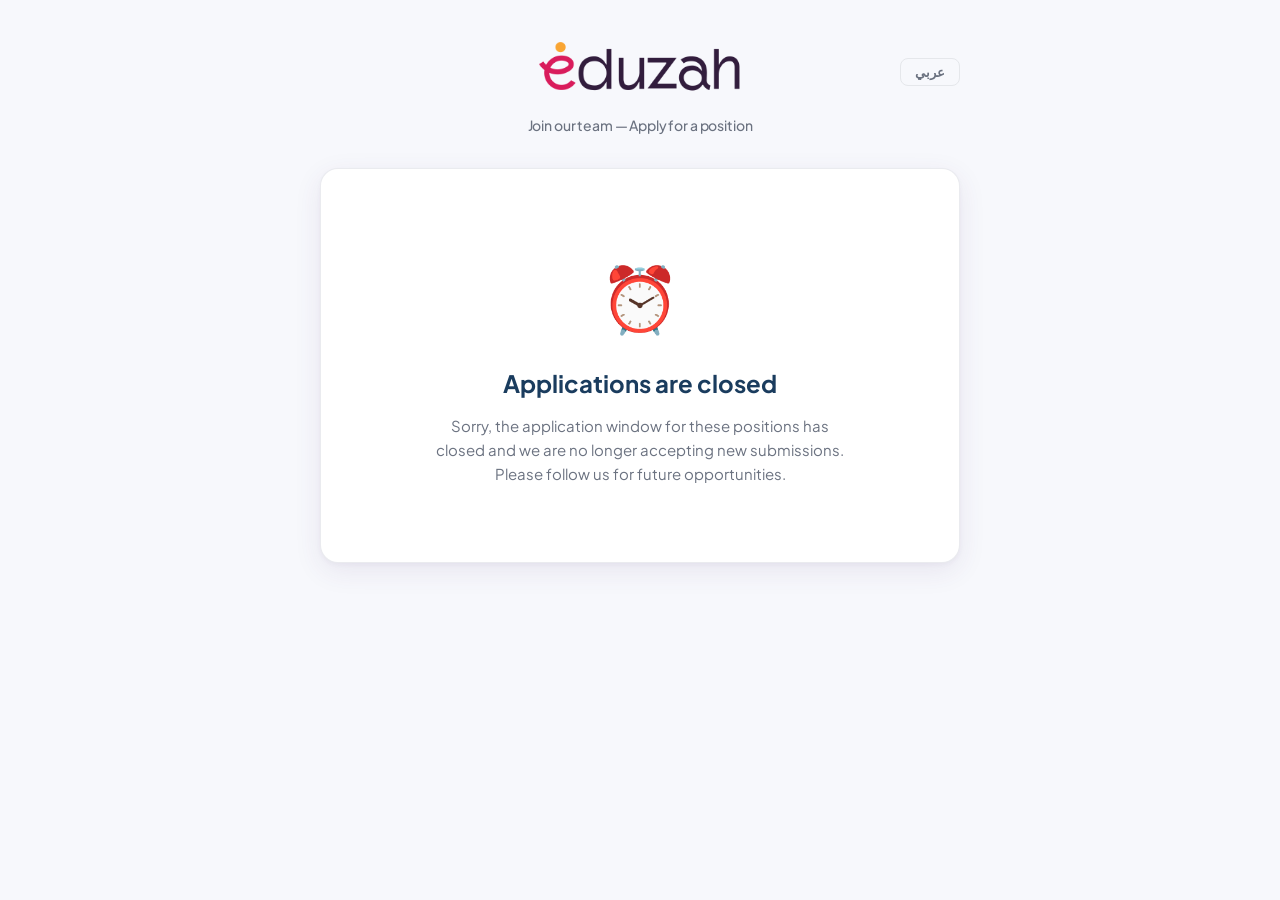
<file: index.html>
<!DOCTYPE html>
<html lang="en" dir="ltr" id="htmlRoot">
<head>
<meta charset="UTF-8" />
<meta name="viewport" content="width=device-width, initial-scale=1.0" />
<title>Eduzah — Hiring Form</title>
<link rel="preconnect" href="https://fonts.googleapis.com" />
<link rel="preconnect" href="https://fonts.gstatic.com" crossorigin />
<link href="https://fonts.googleapis.com/css2?family=Cairo:wght@400;500;600;700&family=Plus+Jakarta+Sans:wght@400;500;600;700&display=swap" rel="stylesheet" />
<link rel="stylesheet" href="style.css" />
</head>
<body>
<div class="wrap">
  <header class="header">
    <div class="header-top">
      <div class="header-brand">
        <img src="img/logo_1.PNG" alt="Eduzah" class="logo-img" decoding="async" id="siteLogo" />
      </div>
      <button id="langToggle" onclick="toggleLang()" class="lang-toggle" type="button">عربي</button>
    </div>
    <p class="subtitle" id="headerSubtitle">Join our team — Apply for a position</p>
  </header>
  <div class="progress-bar" id="progressBar" role="progressbar" aria-label="Progress"></div>
  <div class="card" id="formCard">
    <div id="stepContent"></div>
  </div>
</div>
<!-- Honeypot: hidden from humans, filled by bots → submission silently rejected -->
<div aria-hidden="true" style="position:absolute;left:-9999px;top:-9999px;opacity:0;pointer-events:none">
  <input type="text" name="_hp" id="_hp" tabindex="-1" autocomplete="off" />
</div>

<div class="submit-overlay" id="submitOverlay" aria-hidden="true" role="status">
  <div class="submit-overlay-card">
    <div class="submit-spinner" aria-hidden="true"></div>
    <p class="submit-overlay-msg" id="submitOverlayMsg">جاري الإرسال...</p>
  </div>
</div>
<script>
(function () {
  var logo = document.getElementById('siteLogo');
  if (!logo) return;
  var fallbacks = ['img/eduzah-logo.svg', 'img/logo.png', 'logo.png'];
  var i = 0;
  logo.addEventListener('error', function () {
    if (i < fallbacks.length) {
      logo.src = fallbacks[i++];
      return;
    }
    logo.replaceWith((function () {
      var s = document.createElement('span');
      s.className = 'logo-wordmark';
      s.setAttribute('aria-label', 'Eduzah');
      s.innerHTML = '<em>e</em>duzah';
      return s;
    })());
  });
})();
</script>
<script src="js/config.example.js"></script>
<script src="js/config.js"></script>
<script src="national-id-parser.js"></script>
<script src="js/form-schema.js"></script>
<script src="js/form-store.js"></script>
<script src="js/form-collector.js"></script>
<script src="js/validation.js"></script>
<script src="js/error-handler.js"></script>
<script src="js/ui-state.js"></script>
<script src="js/queue-service.js"></script>
<script src="js/cloudinary.js"></script>
<script src="js/supabase-client.js"></script>
<script src="js/sheets-api.js"></script>
<script src="js/submission-service.js"></script>
<script src="form.js"></script>
</body>
</html>
</file>
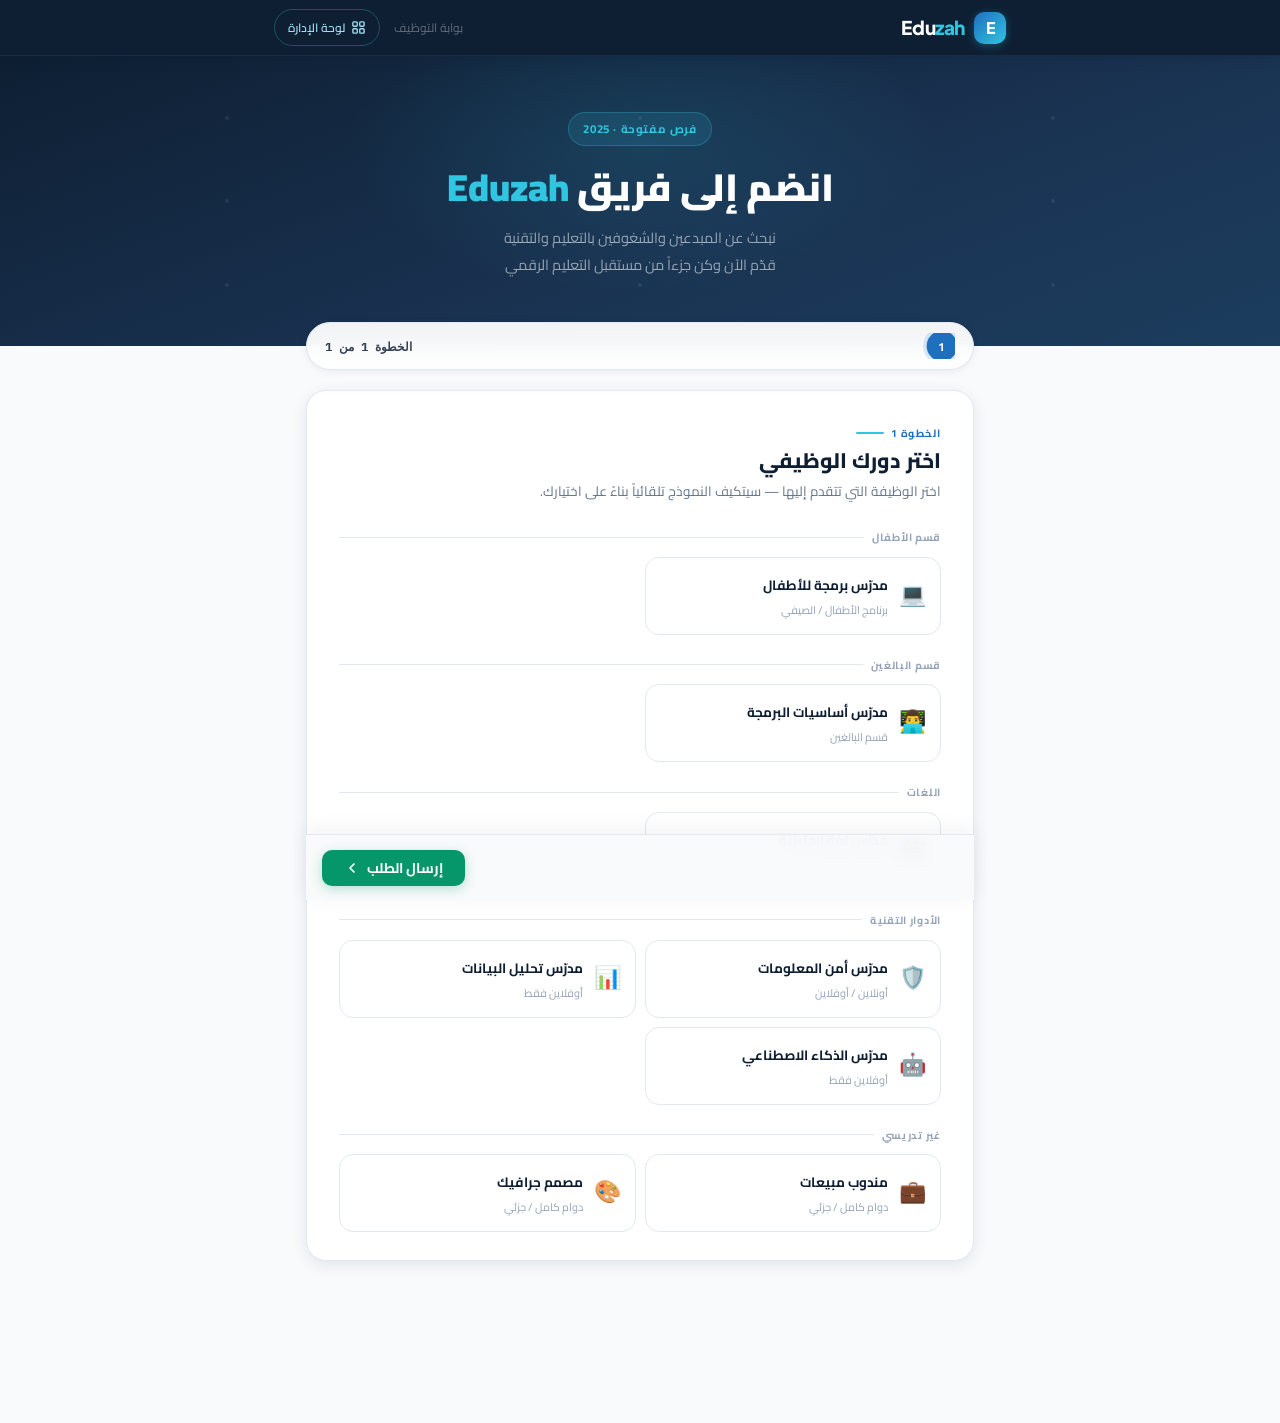
<file: New folder/index.html>
<!DOCTYPE html>
<html lang="ar" dir="rtl" id="htmlRoot">
<head>
<meta charset="UTF-8"/>
<meta name="viewport" content="width=device-width,initial-scale=1.0"/>
<title>Eduzah — بوابة التوظيف</title>
<link rel="preconnect" href="https://fonts.googleapis.com"/>
<link href="https://fonts.googleapis.com/css2?family=Cairo:wght@300;400;500;600;700;800;900&family=Plus+Jakarta+Sans:wght@400;500;600;700;800&family=IBM+Plex+Mono:wght@400;500&display=swap" rel="stylesheet"/>
<link rel="stylesheet" href="style.css"/>
</head>
<body>

<!-- ══ SINGLE TOP NAVIGATION BAR ══════════════════════════ -->
<nav class="topbar" id="topbar">
  <div class="topbar-inner">
    <!-- ONE logo — only place in the entire page -->
    <div class="topbar-logo">
      <span class="logo-mark">E</span>
      <span class="logo-word">Edu<em>zah</em></span>
    </div>
    <div class="topbar-right">
      <span class="topbar-tagline" id="topbarTagline">بوابة التوظيف</span>
      <a href="admin.html" class="topbar-admin" id="adminLink">
        <svg width="15" height="15" viewBox="0 0 24 24" fill="none" stroke="currentColor" stroke-width="2.2" stroke-linecap="round" stroke-linejoin="round"><rect x="3" y="3" width="7" height="7" rx="1.5"/><rect x="14" y="3" width="7" height="7" rx="1.5"/><rect x="14" y="14" width="7" height="7" rx="1.5"/><rect x="3" y="14" width="7" height="7" rx="1.5"/></svg>
        <span id="adminLinkText">لوحة الإدارة</span>
      </a>
    </div>
  </div>
</nav>

<!-- ══ HERO BAND (no duplicate logo here) ═════════════════ -->
<section class="hero-band" id="heroBand">
  <div class="hero-glow"></div>
  <div class="hero-body">
    <div class="hero-pill" id="heroPill">فرص مفتوحة · 2025</div>
    <h1 class="hero-heading" id="heroHeading">
      انضم إلى فريق <strong>Eduzah</strong>
    </h1>
    <p class="hero-desc" id="heroDesc">
      نبحث عن المبدعين والشغوفين بالتعليم والتقنية<br/>
      قدّم الآن وكن جزءاً من مستقبل التعليم الرقمي
    </p>
  </div>
  <div class="hero-dots" aria-hidden="true">
    <div class="hdot"></div><div class="hdot"></div><div class="hdot"></div>
    <div class="hdot"></div><div class="hdot"></div><div class="hdot"></div>
    <div class="hdot"></div><div class="hdot"></div><div class="hdot"></div>
  </div>
</section>

<!-- ══ MAIN FORM AREA ═════════════════════════════════════ -->
<main class="form-area">

  <!-- Floating step progress pill -->
  <div class="progress-pill" id="progressPill">
    <div class="pp-track" id="ppTrack"></div>
    <span class="pp-label" id="ppLabel">الخطوة 1 من 10</span>
  </div>

  <!-- The card that holds each step -->
  <div class="form-card" id="formCard">
    <div class="step-anim" id="stepContent"></div>
  </div>

  <!-- Sticky bottom nav -->
  <div class="sticky-nav" id="stickyNav">
    <div class="sn-inner" id="snInner">
      <!-- injected by JS -->
    </div>
  </div>

</main>

<script src="form.js"></script>
<script src="app.js"></script>
</body>
</html>
</file>
<file: style.css>
/* Eduzah Hiring — calm, modern, brand-forward */
:root {
  --brand-magenta: #E91E8C;
  --brand-purple: #4A2D6B;
  --brand-purple-deep: #3A2258;
  --brand-gold: #F5A623;
  --brand-magenta-soft: #FDF2F8;
  --brand-purple-soft: #F5F0FA;
  --brand-purple-muted: #7B5B9A;

  --text: #1a1a2e;
  --text-secondary: #4b5563;
  --text-muted: #6b7280;
  --border: #e5e7eb;
  --border-focus: #E91E8C;
  --surface: #ffffff;
  --bg: #F7F8FC;
  --success: #0F6E56;
  --success-bg: #E8F6F0;
  --success-border: #5DCAA5;
  --error: #DC2626;
  --error-bg: #FEF2F2;

  --radius-sm: 10px;
  --radius-md: 14px;
  --radius-lg: 18px;
  --shadow-card: 0 2px 4px rgba(74, 45, 107, 0.04), 0 8px 28px rgba(74, 45, 107, 0.09);
  --shadow-card-hover: 0 4px 8px rgba(74, 45, 107, 0.06), 0 16px 40px rgba(74, 45, 107, 0.13);
  --focus-ring: 0 0 0 3px rgba(233, 30, 140, 0.16);
  --font-ar: 'Cairo', 'Segoe UI', sans-serif;
  --font-en: 'Plus Jakarta Sans', 'Segoe UI', sans-serif;
  --t: 0.2s cubic-bezier(0.4, 0, 0.2, 1);
  --t-fast: 0.15s cubic-bezier(0.4, 0, 0.2, 1);
}

*, *::before, *::after { box-sizing: border-box; margin: 0; padding: 0; }

html { scroll-behavior: smooth; }

body {
  font-family: var(--font-ar);
  background: var(--bg);
  color: var(--text);
  direction: rtl;
  line-height: 1.6;
  -webkit-font-smoothing: antialiased;
  -moz-osx-font-smoothing: grayscale;
}

body.lang-en {
  direction: ltr;
  font-family: var(--font-en);
}

body.lang-en input,
body.lang-en select,
body.lang-en textarea {
  direction: ltr;
  font-family: var(--font-en);
}

.wrap {
  max-width: 680px;
  margin: 0 auto;
  padding: 2.5rem 1.25rem 4rem;
}

/* ── Header ── */
.header {
  text-align: center;
  margin-bottom: 2rem;
}

.header-top {
  display: flex;
  align-items: center;
  justify-content: center;
  position: relative;
}

.lang-toggle {
  position: absolute;
  right: 0;
  background: transparent;
  border: 1.5px solid var(--border);
  border-radius: 8px;
  padding: 5px 14px;
  font-size: 13px;
  font-weight: 600;
  color: var(--text-muted);
  cursor: pointer;
  transition: all var(--t-fast);
  font-family: inherit;
}
.lang-toggle:hover {
  border-color: var(--brand-purple);
  color: var(--brand-purple);
  background: rgba(109,40,217,.05);
}
[dir="rtl"] .lang-toggle { right: auto; left: 0; }

.header-brand {
  min-height: 60px;
  display: flex;
  align-items: center;
  justify-content: center;
  margin-bottom: 4px;
}

.logo-img {
  display: block;
  margin: 0 auto;
  max-height: 56px;
  width: auto;
  max-width: min(240px, 75vw);
  height: auto;
  object-fit: contain;
  object-position: center;
}

.logo-wordmark {
  font-family: var(--font-en);
  font-size: 1.85rem;
  font-weight: 700;
  letter-spacing: -0.03em;
  color: var(--brand-purple);
  line-height: 1;
}

.logo-wordmark em {
  font-style: normal;
  color: var(--brand-magenta);
}

.subtitle {
  font-size: 14px;
  color: var(--text-muted);
  margin-top: 10px;
  font-weight: 500;
  letter-spacing: 0.01em;
  transition: color var(--t);
}

body.lang-en .subtitle {
  letter-spacing: -0.01em;
}

/* ── Progress ── */
.progress-bar {
  display: flex;
  align-items: center;
  gap: 5px;
  margin-bottom: 1.75rem;
  overflow-x: auto;
  padding-bottom: 4px;
  scrollbar-width: none;
}
.progress-bar::-webkit-scrollbar { display: none; }

.step-dot {
  width: 32px;
  height: 32px;
  border-radius: 50%;
  border: 1.5px solid var(--border);
  display: flex;
  align-items: center;
  justify-content: center;
  font-size: 11px;
  font-weight: 700;
  color: var(--text-muted);
  flex-shrink: 0;
  transition: border-color var(--t), background var(--t), color var(--t), transform var(--t), box-shadow var(--t);
}

.step-dot.active {
  background: var(--brand-purple);
  border-color: var(--brand-purple);
  color: #fff;
  transform: scale(1.1);
  box-shadow: 0 3px 10px rgba(74, 45, 107, 0.3);
}

.step-dot.done {
  background: var(--brand-magenta-soft);
  border-color: var(--brand-magenta);
  color: var(--brand-magenta);
  font-size: 0;
}

.step-dot.done::after {
  content: '';
  display: block;
  width: 6px;
  height: 10px;
  border: solid var(--brand-magenta);
  border-width: 0 2px 2px 0;
  transform: rotate(45deg);
  margin-top: -2px;
}

.step-line {
  flex: 1;
  height: 2px;
  background: var(--border);
  min-width: 8px;
  border-radius: 2px;
  transition: background var(--t);
}

.step-line.done {
  background: var(--brand-magenta);
  opacity: 0.5;
}

/* ── Card ── */
.card {
  background: var(--surface);
  border: 1px solid rgba(229, 231, 235, 0.8);
  border-radius: var(--radius-lg);
  padding: 2.25rem 2rem;
  box-shadow: var(--shadow-card);
  transition: box-shadow var(--t);
}

.card:hover {
  box-shadow: var(--shadow-card-hover);
}

.step-title {
  font-size: 1.15rem;
  font-weight: 700;
  color: var(--brand-purple-deep);
  margin-bottom: 0.4rem;
  letter-spacing: -0.02em;
  line-height: 1.4;
}

body.lang-en .step-title {
  font-size: 1.2rem;
}

.track-label {
  font-size: 11px;
  font-weight: 700;
  color: var(--brand-purple-muted);
  text-transform: uppercase;
  letter-spacing: 0.6px;
  margin: 16px 0 8px;
}

.track-label:first-of-type {
  margin-top: 0;
}

.role-grid {
  display: grid;
  grid-template-columns: 1fr 1fr;
  gap: 10px;
}

@media (max-width: 500px) {
  .role-grid { grid-template-columns: 1fr; }
}

.role-card {
  border: 1.5px solid var(--border);
  border-radius: var(--radius-md);
  padding: 14px 16px;
  cursor: pointer;
  transition: border-color var(--t), background var(--t), box-shadow var(--t), transform var(--t-fast);
  background: var(--surface);
}

.role-card:hover {
  border-color: var(--brand-purple-muted);
  background: var(--brand-purple-soft);
  transform: translateY(-1px);
  box-shadow: 0 4px 12px rgba(74, 45, 107, 0.1);
}

.role-card:active {
  transform: translateY(0);
}

.role-card.selected {
  border: 2px solid var(--brand-magenta);
  background: var(--brand-magenta-soft);
  box-shadow: 0 0 0 3px rgba(233, 30, 140, 0.08);
}

.role-name {
  font-size: 14px;
  font-weight: 600;
  color: var(--text);
  line-height: 1.4;
}

.role-track {
  font-size: 11px;
  color: var(--text-muted);
  margin-top: 4px;
}

/* ── Fields ── */
.field-group { margin-bottom: 1.2rem; }

.field-row {
  display: grid;
  grid-template-columns: 1fr 1fr;
  gap: 14px;
}

@media (max-width: 500px) {
  .field-row { grid-template-columns: 1fr; }
}

label.field-label {
  display: block;
  font-size: 13px;
  color: var(--text-secondary);
  margin-bottom: 6px;
  font-weight: 600;
  letter-spacing: 0.01em;
}

label.field-label .req {
  color: var(--brand-magenta);
  margin-inline-start: 2px;
}

body.lang-en label.field-label .req {
  margin-inline-start: 0;
  margin-inline-end: 2px;
}

input,
select,
textarea {
  width: 100%;
  font-size: 14px;
  padding: 11px 14px;
  border: 1.5px solid var(--border);
  border-radius: var(--radius-sm);
  background: var(--surface);
  color: var(--text);
  transition: border-color var(--t), box-shadow var(--t), background var(--t);
  font-family: inherit;
  line-height: 1.5;
}

input::placeholder,
textarea::placeholder {
  color: #b0b7c3;
}

input:hover:not(:focus),
select:hover:not(:focus),
textarea:hover:not(:focus) {
  border-color: #d1d5db;
}

input:focus,
select:focus,
textarea:focus {
  outline: none;
  border-color: var(--brand-magenta);
  box-shadow: var(--focus-ring);
  background: #fff;
}

input.invalid,
select.invalid,
textarea.invalid {
  border-color: var(--error);
  box-shadow: 0 0 0 3px rgba(220, 38, 38, 0.1);
}

input.natid-valid {
  border-color: var(--success-border);
  box-shadow: 0 0 0 3px rgba(93, 202, 165, 0.2);
}

input.dob-autofill {
  background: var(--brand-purple-soft);
  border-color: #D4C4E8;
  color: var(--brand-purple);
  cursor: default;
  pointer-events: none;
}

input.dob-autofill:focus {
  box-shadow: none;
  border-color: #D4C4E8;
}

.field-hint {
  font-size: 12px;
  color: var(--text-muted);
  margin-top: 5px;
  min-height: 18px;
  opacity: 0;
  transform: translateY(-3px);
  transition: opacity 0.25s ease, transform 0.25s ease;
}

.field-hint.show {
  opacity: 1;
  transform: translateY(0);
}

.field-hint.success {
  color: var(--success);
}

.field-group.auto-filled,
.field-group.auto-filled select,
.field-group.auto-filled input:not(.invalid) {
  animation: natIdFillPulse 0.55s ease;
}

@keyframes natIdFillPulse {
  0% { box-shadow: 0 0 0 0 rgba(233, 30, 140, 0.28); }
  70% { box-shadow: 0 0 0 8px rgba(233, 30, 140, 0); }
  100% { box-shadow: 0 0 0 0 rgba(233, 30, 140, 0); }
}

#genderGroup.auto-filled {
  animation: natIdFillPulse 0.55s ease;
  border-radius: var(--radius-sm);
}

textarea {
  resize: vertical;
  min-height: 90px;
}

.upload-box {
  border: 1.5px dashed var(--border);
  border-radius: var(--radius-md);
  padding: 1.35rem;
  text-align: center;
  cursor: pointer;
  transition: border-color var(--t), background var(--t), transform var(--t-fast);
  position: relative;
}

.upload-box:hover {
  border-color: var(--brand-purple-muted);
  background: var(--brand-purple-soft);
  transform: translateY(-1px);
}

.upload-box:active {
  transform: translateY(0);
}

.upload-box.invalid {
  border-color: var(--error);
  background: var(--error-bg);
}

.upload-box.file-selected {
  border-style: solid;
  border-color: #10b981;
  background: #f0fdf4;
}
.upload-box.file-selected p { color: #065f46; }
.upload-box.file-selected small { color: #059669; }

.upload-box input[type=file] {
  position: absolute;
  inset: 0;
  opacity: 0;
  cursor: pointer;
  width: 100%;
  height: 100%;
}

.upload-box p {
  font-size: 13px;
  color: var(--text-secondary);
  font-weight: 600;
  margin-bottom: 4px;
}

.upload-box small {
  font-size: 11px;
  color: var(--text-muted);
}

.check-group {
  display: flex;
  flex-wrap: wrap;
  gap: 10px;
  margin-top: 8px;
}

.check-group.invalid-outline {
  outline: 2px solid rgba(233, 30, 140, 0.35);
  outline-offset: 4px;
  border-radius: var(--radius-sm);
  padding: 4px;
}

.check-item {
  display: flex;
  align-items: center;
  gap: 6px;
  font-size: 14px;
  color: var(--text-secondary);
  cursor: pointer;
  transition: color var(--t-fast);
}

.check-item:hover {
  color: var(--text);
}

.check-item input[type=checkbox],
.check-item input[type=radio] {
  width: 16px;
  height: 16px;
  accent-color: var(--brand-magenta);
  cursor: pointer;
}

.rating-row {
  display: flex;
  align-items: center;
  gap: 12px;
  margin-bottom: 14px;
}

.rating-row .rl {
  font-size: 13px;
  color: var(--text-secondary);
  font-weight: 600;
  min-width: 150px;
}

.rating-row input[type=range] {
  flex: 1;
  accent-color: var(--brand-purple);
}

.rating-val {
  font-size: 14px;
  font-weight: 700;
  color: var(--brand-magenta);
  min-width: 28px;
  text-align: center;
}

.note-box {
  background: var(--brand-purple-soft);
  border: 1px solid #E8DDF2;
  border-inline-start: 3px solid var(--brand-gold);
  border-radius: var(--radius-md);
  padding: 12px 16px;
  font-size: 13px;
  color: var(--brand-purple-deep);
  margin-bottom: 1.2rem;
  line-height: 1.7;
}

.info-block {
  background: var(--bg);
  border-radius: var(--radius-md);
  padding: 16px;
  margin-bottom: 14px;
  font-size: 13px;
  color: var(--text-secondary);
  line-height: 1.8;
  border: 1px solid var(--border);
}

/* ── Navigation ── */
.nav-btns {
  display: flex;
  justify-content: space-between;
  margin-top: 2rem;
  gap: 12px;
}

body.lang-en .nav-btns .btn-next {
  margin-right: 0;
  margin-left: auto;
}

body:not(.lang-en) .nav-btns .btn-next {
  margin-right: auto;
}

.btn-back {
  padding: 11px 22px;
  border: 1.5px solid var(--border);
  border-radius: var(--radius-sm);
  background: var(--surface);
  color: var(--text-muted);
  cursor: pointer;
  font-size: 14px;
  font-weight: 500;
  font-family: inherit;
  transition: border-color var(--t), color var(--t), background var(--t), box-shadow var(--t), transform var(--t-fast);
}

.btn-back:hover {
  background: var(--bg);
  border-color: var(--brand-purple-muted);
  color: var(--brand-purple);
  box-shadow: 0 2px 8px rgba(74, 45, 107, 0.08);
  transform: translateY(-1px);
}

.btn-back:active {
  transform: translateY(0);
}

.btn-next {
  padding: 11px 28px;
  border: none;
  border-radius: var(--radius-sm);
  background: var(--brand-purple);
  color: #fff;
  cursor: pointer;
  font-size: 14px;
  font-weight: 600;
  font-family: inherit;
  transition: background var(--t), box-shadow var(--t), transform var(--t-fast);
  letter-spacing: 0.01em;
}

.btn-next:hover {
  background: var(--brand-purple-deep);
  box-shadow: 0 4px 16px rgba(74, 45, 107, 0.32);
  transform: translateY(-1px);
}

.btn-next:active {
  transform: translateY(0);
  box-shadow: 0 2px 8px rgba(74, 45, 107, 0.2);
}

.btn-next:focus-visible,
.btn-back:focus-visible {
  outline: none;
  box-shadow: var(--focus-ring);
}

/* ── Success ── */
.success-screen {
  text-align: center;
  padding: 3.5rem 1rem;
}

.success-mark {
  width: 60px;
  height: 60px;
  border-radius: 50%;
  background: var(--success-bg);
  border: 2px solid var(--success-border);
  margin: 0 auto 1.25rem;
  display: flex;
  align-items: center;
  justify-content: center;
  animation: successPop 0.4s cubic-bezier(0.34, 1.56, 0.64, 1);
}

@keyframes successPop {
  0% { transform: scale(0.5); opacity: 0; }
  100% { transform: scale(1); opacity: 1; }
}

.success-mark::after {
  content: '';
  display: block;
  width: 14px;
  height: 22px;
  border: solid var(--success);
  border-width: 0 3px 3px 0;
  transform: rotate(45deg);
  margin-top: -4px;
}

.success-screen h2 {
  font-size: 21px;
  font-weight: 700;
  color: var(--brand-purple-deep);
  margin-bottom: 0.6rem;
  letter-spacing: -0.02em;
}

.success-screen p {
  font-size: 14px;
  color: var(--text-muted);
  max-width: 420px;
  margin: 0 auto;
  line-height: 1.7;
}

/* ── Errors ── */
.error-msg {
  font-size: 12px;
  color: var(--error);
  margin-top: 6px;
  display: none;
}

.error-msg.show { display: block; }

.field-error {
  font-size: 12px;
  color: var(--error);
  margin-top: 5px;
  display: none;
}

.field-error.show { display: block; }

.step-error {
  background: var(--error-bg);
  border: 1px solid #FECACA;
  border-radius: var(--radius-sm);
  padding: 11px 14px;
  font-size: 13px;
  color: #B91C1C;
  margin-bottom: 1rem;
  display: none;
  line-height: 1.6;
}

.step-error.show { display: block; }

/* ── Submit loading overlay ── */
.submit-overlay {
  position: fixed;
  inset: 0;
  z-index: 1000;
  display: flex;
  align-items: center;
  justify-content: center;
  background: rgba(26, 26, 46, 0.5);
  backdrop-filter: blur(2px);
  -webkit-backdrop-filter: blur(2px);
  opacity: 0;
  visibility: hidden;
  pointer-events: none;
  transition: opacity var(--t), visibility var(--t);
}

.submit-overlay.is-active {
  opacity: 1;
  visibility: visible;
  pointer-events: auto;
}

.submit-overlay-card {
  background: var(--surface);
  border-radius: var(--radius-lg);
  padding: 2rem 2.5rem;
  text-align: center;
  box-shadow: 0 20px 60px rgba(26, 26, 46, 0.25);
  min-width: 260px;
  border: 1px solid var(--border);
}

.submit-spinner {
  width: 38px;
  height: 38px;
  margin: 0 auto 1.1rem;
  border: 3px solid var(--brand-purple-soft);
  border-top-color: var(--brand-magenta);
  border-radius: 50%;
  animation: spin 0.7s linear infinite;
}

@keyframes spin {
  to { transform: rotate(360deg); }
}

.submit-overlay-msg {
  font-size: 14px;
  font-weight: 600;
  color: var(--brand-purple-deep);
}

.btn-next:disabled,
.btn-back:disabled {
  opacity: 0.5;
  cursor: not-allowed;
  pointer-events: none;
  transform: none;
}

/* Locale transition */
.card,
.subtitle,
.step-title {
  transition: opacity 0.15s ease;
}

body.locale-switching .card {
  opacity: 0.92;
}

/* ── Responsive ── */
@media (max-width: 500px) {
  .wrap {
    padding: 1.5rem 1rem 3rem;
  }

  .card {
    padding: 1.5rem 1.25rem;
  }

  .logo-img {
    max-height: 48px;
  }

  .nav-btns {
    gap: 8px;
  }

  .btn-back,
  .btn-next {
    padding: 10px 18px;
  }
}
</file>
<file: New folder/style.css>
/* ═══════════════════════════════════════════════════════════
   EDUZAH HIRING PLATFORM — v3.0
   Brand: Deep navy · Soft blue · Cyan accent · Clean white
   Designer notes:
     • Brand color used purposefully: buttons, active states,
       progress, focus — not plastered everywhere
     • Backgrounds stay clean white / light gray
     • Typography: Cairo (Arabic) + Plus Jakarta Sans (English)
     • ONE logo in topbar — nowhere else
═══════════════════════════════════════════════════════════ */

/* ── DESIGN TOKENS ─────────────────────────────────────── */
:root {
  /* Brand palette */
  --brand-navy:      #0E1F33;
  --brand-navy-mid:  #1A3352;
  --brand-blue:      #1F6FBF;
  --brand-blue-mid:  #3A8FD6;
  --brand-blue-soft: #6AAEE8;
  --brand-cyan:      #30C5E0;
  --brand-cyan-soft: #A0DFF0;

  /* Neutrals */
  --gray-50:  #F8FAFC;
  --gray-100: #F1F5F9;
  --gray-200: #E2E8F0;
  --gray-300: #CBD5E1;
  --gray-400: #94A3B8;
  --gray-500: #64748B;
  --gray-600: #475569;
  --gray-700: #334155;

  /* Semantic */
  --text-primary:   #0E1F33;
  --text-secondary: #334155;
  --text-muted:     #64748B;
  --text-placeholder: #94A3B8;
  --border:         #E2E8F0;
  --border-focus:   #1F6FBF;
  --surface:        #FFFFFF;
  --surface-raised: #F8FAFC;

  /* Status */
  --green:      #059669;
  --green-bg:   #ECFDF5;
  --amber:      #D97706;
  --amber-bg:   #FFFBEB;
  --red:        #DC2626;
  --red-bg:     #FEF2F2;
  --purple:     #7C3AED;
  --purple-bg:  #F5F3FF;

  /* Spacing & shape */
  --r-sm:   6px;
  --r-md:   10px;
  --r-lg:   14px;
  --r-xl:   20px;
  --r-pill: 100px;

  /* Shadows — soft, not heavy */
  --sh-xs: 0 1px 2px rgba(14,31,51,.05);
  --sh-sm: 0 1px 8px rgba(14,31,51,.07);
  --sh-md: 0 4px 16px rgba(14,31,51,.09);
  --sh-lg: 0 8px 32px rgba(14,31,51,.12);
  --sh-focus: 0 0 0 3px rgba(31,111,191,.18);

  /* Transitions */
  --t: 200ms cubic-bezier(.4,0,.2,1);
  --t-slow: 350ms cubic-bezier(.4,0,.2,1);

  /* Fonts */
  --font-ar: 'Cairo', sans-serif;
  --font-en: 'Plus Jakarta Sans', sans-serif;
  --font-mono: 'IBM Plex Mono', monospace;
}

/* ── BASE ──────────────────────────────────────────────── */
*, *::before, *::after { box-sizing: border-box; margin: 0; padding: 0; }
html { scroll-behavior: smooth; }

body {
  font-family: var(--font-ar);
  background: var(--gray-50);
  color: var(--text-primary);
  min-height: 100vh;
  direction: rtl;
  -webkit-font-smoothing: antialiased;
}

/* English mode overrides */
body.lang-en {
  direction: ltr;
  font-family: var(--font-en);
}
body.lang-en input,
body.lang-en select,
body.lang-en textarea {
  direction: ltr;
  font-family: var(--font-en);
}

/* ── TOPBAR (ONE logo, clean) ──────────────────────────── */
.topbar {
  position: sticky; top: 0; z-index: 200;
  height: 56px;
  background: var(--brand-navy);
  border-bottom: 1px solid rgba(255,255,255,.06);
  box-shadow: 0 2px 12px rgba(14,31,51,.25);
}
.topbar-inner {
  max-width: 780px; margin: 0 auto;
  height: 100%; padding: 0 1.5rem;
  display: flex; align-items: center; justify-content: space-between;
}

/* ── LOGO (single, in topbar only) ────────────────────── */
.topbar-logo {
  display: flex; align-items: center; gap: 9px;
  text-decoration: none; user-select: none;
}
.logo-mark {
  width: 32px; height: 32px; flex-shrink: 0;
  background: linear-gradient(135deg, var(--brand-blue) 0%, var(--brand-cyan) 100%);
  border-radius: var(--r-md);
  display: flex; align-items: center; justify-content: center;
  font-family: var(--font-en); font-size: 16px; font-weight: 800;
  color: #fff; letter-spacing: -.5px;
  box-shadow: 0 2px 8px rgba(48,197,224,.3);
}
.logo-word {
  font-size: 19px; font-weight: 800; color: #fff;
  font-family: var(--font-en); letter-spacing: -.4px; line-height: 1;
}
.logo-word em { color: var(--brand-cyan); font-style: normal; }

.topbar-right {
  display: flex; align-items: center; gap: 14px;
}
.topbar-tagline {
  font-size: 12px; color: rgba(255,255,255,.35);
  font-weight: 400;
}
@media(max-width:520px){ .topbar-tagline { display: none; } }

.topbar-admin {
  display: flex; align-items: center; gap: 6px;
  padding: 6px 13px; border-radius: var(--r-pill);
  border: 1px solid rgba(48,197,224,.3);
  color: var(--brand-cyan-soft); font-size: 12px; font-weight: 600;
  text-decoration: none; transition: var(--t);
  font-family: var(--font-ar);
}
body.lang-en .topbar-admin { font-family: var(--font-en); }
.topbar-admin:hover {
  background: rgba(48,197,224,.12);
  color: var(--brand-cyan);
  border-color: rgba(48,197,224,.5);
}

/* ── HERO BAND ─────────────────────────────────────────── */
.hero-band {
  position: relative; overflow: hidden;
  background: linear-gradient(160deg, var(--brand-navy) 0%, var(--brand-navy-mid) 60%, #1C3D5E 100%);
  padding: 56px 1.5rem 68px;
  text-align: center;
}
.hero-glow {
  position: absolute; top: -60px; right: 50%;
  transform: translateX(50%);
  width: 600px; height: 300px; border-radius: 50%;
  background: radial-gradient(ellipse, rgba(48,197,224,.12) 0%, transparent 70%);
  pointer-events: none;
}
.hero-body { position: relative; z-index: 2; }
.hero-pill {
  display: inline-flex; align-items: center;
  background: rgba(48,197,224,.12);
  border: 1px solid rgba(48,197,224,.28);
  color: var(--brand-cyan); font-size: 11.5px; font-weight: 700;
  padding: 5px 14px; border-radius: var(--r-pill);
  letter-spacing: .6px; text-transform: uppercase;
  margin-bottom: 1.1rem;
}
.hero-heading {
  font-size: clamp(22px, 4.5vw, 38px); font-weight: 900;
  color: #fff; line-height: 1.25; margin-bottom: .85rem;
}
.hero-heading strong { color: var(--brand-cyan); font-weight: 900; }
.hero-desc {
  font-size: 14.5px; color: rgba(255,255,255,.55);
  line-height: 1.85; max-width: 460px; margin: 0 auto;
}

/* decorative dot grid */
.hero-dots {
  position: absolute; inset: 0; pointer-events: none; z-index: 1;
  display: grid; grid-template-columns: repeat(3,1fr);
  grid-template-rows: repeat(3,1fr);
  padding: 20px;
}
.hdot {
  width: 4px; height: 4px; border-radius: 50%;
  background: rgba(255,255,255,.08);
  justify-self: center; align-self: center;
}

/* ── FORM AREA ─────────────────────────────────────────── */
.form-area {
  max-width: 700px; margin: 0 auto;
  padding: 0 1rem 6rem;
  position: relative;
}

/* ── PROGRESS PILL (floating, sticky) ─────────────────── */
.progress-pill {
  position: sticky; top: 64px; z-index: 100;
  background: rgba(255,255,255,.94);
  backdrop-filter: blur(14px);
  border: 1px solid var(--gray-200);
  border-radius: var(--r-pill);
  box-shadow: var(--sh-sm);
  padding: 10px 18px;
  display: flex; align-items: center; gap: 12px;
  margin: -24px 0 1.25rem;
  transition: var(--t);
}
.pp-track {
  flex: 1; display: flex; align-items: center; gap: 4px;
  overflow: hidden;
}
.pp-dot {
  width: 26px; height: 26px; flex-shrink: 0;
  border-radius: 50%; border: 2px solid var(--gray-300);
  display: flex; align-items: center; justify-content: center;
  font-size: 10px; font-weight: 700; color: var(--gray-400);
  background: var(--surface); transition: var(--t);
}
.pp-dot.active {
  background: var(--brand-blue); border-color: var(--brand-blue);
  color: #fff; transform: scale(1.18);
  box-shadow: 0 0 0 3px rgba(31,111,191,.15), var(--sh-xs);
}
.pp-dot.done {
  background: var(--green-bg); border-color: var(--green);
  color: var(--green);
}
.pp-seg {
  flex: 1; height: 2px; border-radius: 2px;
  background: var(--gray-200); min-width: 6px;
  transition: background var(--t-slow);
}
.pp-seg.done { background: var(--brand-blue-soft); }
.pp-label {
  font-size: 11.5px; font-weight: 700; color: var(--text-secondary);
  white-space: nowrap; flex-shrink: 0;
  font-family: var(--font-mono);
}

/* ── FORM CARD ─────────────────────────────────────────── */
.form-card {
  background: var(--surface);
  border: 1px solid var(--gray-200);
  border-radius: var(--r-xl);
  box-shadow: var(--sh-md);
  overflow: hidden;
}
.step-anim {
  padding: 2rem 2rem 1.5rem;
  animation: stepIn var(--t-slow) both;
}
@keyframes stepIn {
  from { opacity: 0; transform: translateY(10px); }
  to   { opacity: 1; transform: translateY(0); }
}
@media(max-width:520px){ .step-anim { padding: 1.5rem 1.25rem 1rem; } }

/* ── STEP HEADER ───────────────────────────────────────── */
.step-kicker {
  font-size: 10.5px; font-weight: 700;
  color: var(--brand-blue); text-transform: uppercase;
  letter-spacing: .9px; margin-bottom: 5px;
  display: flex; align-items: center; gap: 7px;
}
.step-kicker::after {
  content: ''; flex: 0 0 28px; height: 2px;
  background: var(--brand-cyan); border-radius: 2px;
}
.step-title {
  font-size: 21px; font-weight: 800;
  color: var(--brand-navy); line-height: 1.25;
  margin-bottom: 5px;
}
.step-sub {
  font-size: 13.5px; color: var(--text-muted);
  line-height: 1.75; margin-bottom: 1.5rem;
}

/* ── DIVIDER ───────────────────────────────────────────── */
.form-divider {
  height: 1px; background: var(--gray-100);
  margin: 1.5rem 0; position: relative;
}
.form-divider-label {
  position: absolute; top: 50%; transform: translateY(-50%);
  right: 0;
  background: var(--surface);
  padding: 0 10px;
  font-size: 11px; font-weight: 700; color: var(--gray-400);
  text-transform: uppercase; letter-spacing: .6px;
}

/* ── ROLE CARDS ────────────────────────────────────────── */
.track-heading {
  font-size: 10.5px; font-weight: 700;
  color: var(--gray-400); text-transform: uppercase;
  letter-spacing: .7px; margin: 1.25rem 0 .6rem;
  display: flex; align-items: center; gap: 8px;
}
.track-heading::after {
  content: ''; flex: 1; height: 1px; background: var(--gray-200);
}
.role-grid {
  display: grid; grid-template-columns: 1fr 1fr; gap: 9px;
  margin-bottom: .25rem;
}
@media(max-width:500px){ .role-grid { grid-template-columns: 1fr; } }

.role-card {
  position: relative;
  border: 1.5px solid var(--gray-200);
  border-radius: var(--r-lg); padding: 14px 14px;
  cursor: pointer; transition: var(--t);
  display: flex; align-items: flex-start; gap: 11px;
  background: var(--surface); overflow: hidden;
}
.role-card:hover {
  border-color: var(--brand-blue-soft);
  transform: translateY(-1px);
  box-shadow: var(--sh-sm);
}
.role-card.selected {
  border-color: var(--brand-blue);
  border-width: 2px;
  background: #F0F7FF;
  box-shadow: 0 0 0 4px rgba(31,111,191,.08), var(--sh-sm);
}
/* checkmark badge when selected */
.role-card.selected::after {
  content: '✓';
  position: absolute; top: 8px; left: 8px;
  width: 19px; height: 19px; border-radius: 50%;
  background: var(--brand-blue); color: #fff;
  font-size: 10px; font-weight: 800;
  display: flex; align-items: center; justify-content: center;
  box-shadow: 0 2px 6px rgba(31,111,191,.3);
}
.role-emoji { font-size: 22px; flex-shrink: 0; margin-top: 1px; }
.role-name  { font-size: 13.5px; font-weight: 700; color: var(--brand-navy); margin-bottom: 2px; }
.role-meta  { font-size: 11px; color: var(--gray-400); }

/* ── FIELDS ────────────────────────────────────────────── */
.field-group { margin-bottom: 1rem; }
.field-row   { display: grid; grid-template-columns: 1fr 1fr; gap: 12px; }
@media(max-width:500px){ .field-row { grid-template-columns: 1fr; } }

.field-label {
  display: block; font-size: 13px; font-weight: 600;
  color: var(--text-secondary); margin-bottom: 5px;
}
.field-label .req { color: var(--red); margin-right: 2px; }

input[type=text], input[type=email], input[type=tel],
input[type=number], input[type=url], input[type=date],
select, textarea {
  width: 100%; font-family: var(--font-ar);
  font-size: 14px; padding: 10px 13px;
  direction: rtl;
  border: 1.5px solid var(--gray-300);
  border-radius: var(--r-md);
  background: var(--gray-50);
  color: var(--text-primary);
  transition: border var(--t), box-shadow var(--t), background var(--t);
  outline: none; appearance: none;
}
body.lang-en input[type=text],
body.lang-en input[type=email],
body.lang-en input[type=tel],
body.lang-en input[type=number],
body.lang-en input[type=url],
body.lang-en input[type=date],
body.lang-en select,
body.lang-en textarea {
  direction: ltr; font-family: var(--font-en);
}
input:focus, select:focus, textarea:focus {
  border-color: var(--brand-blue);
  background: var(--surface);
  box-shadow: var(--sh-focus);
}
input::placeholder, textarea::placeholder { color: var(--text-placeholder); }
textarea { resize: vertical; min-height: 88px; line-height: 1.65; }
select { cursor: pointer; }

/* ── CHOICE PILLS (radio/checkbox) ────────────────────── */
.choice-group { display: flex; flex-wrap: wrap; gap: 7px; margin-top: 5px; }
.choice-pill {
  display: flex; align-items: center; gap: 7px;
  padding: 7px 14px; border-radius: var(--r-pill);
  border: 1.5px solid var(--gray-300);
  background: var(--surface); cursor: pointer;
  font-size: 13px; font-weight: 500; color: var(--text-muted);
  transition: var(--t); user-select: none;
}
.choice-pill:hover { border-color: var(--brand-blue-soft); color: var(--brand-navy); }
.choice-pill input { width: 15px; height: 15px; accent-color: var(--brand-blue); cursor: pointer; }
.choice-pill:has(input:checked) {
  border-color: var(--brand-blue); background: #F0F7FF;
  color: var(--brand-navy); font-weight: 700;
}

/* ── RATING ────────────────────────────────────────────── */
.rating-row {
  display: flex; align-items: center; gap: 10px;
  margin-bottom: .85rem;
}
.rating-lbl { font-size: 13px; font-weight: 600; color: var(--text-secondary); flex: 1; }
input[type=range] {
  flex: 0 0 140px; height: 4px; border-radius: 4px;
  border: none; padding: 0; cursor: pointer;
  accent-color: var(--brand-blue); background: var(--gray-200);
  box-shadow: none;
}
.rating-num {
  font-size: 13px; font-weight: 700; color: var(--brand-blue);
  font-family: var(--font-mono); min-width: 32px; text-align: center;
  background: rgba(31,111,191,.08); padding: 2px 8px;
  border-radius: var(--r-pill);
}

/* ── UPLOAD ZONES ──────────────────────────────────────── */
.upload-zone {
  position: relative;
  border: 2px dashed var(--gray-300);
  border-radius: var(--r-lg); padding: 1.75rem 1rem;
  text-align: center; cursor: pointer;
  background: var(--gray-50);
  transition: var(--t);
}
.upload-zone:hover {
  border-color: var(--brand-blue-soft);
  background: rgba(31,111,191,.03);
}
.upload-zone.over {
  border-color: var(--brand-blue);
  background: rgba(31,111,191,.06);
  transform: scale(1.01);
}
.upload-zone.done {
  border-color: var(--green); border-style: solid;
  background: var(--green-bg);
}
.upload-zone input[type=file] {
  position: absolute; inset: 0; opacity: 0;
  cursor: pointer; width: 100%; height: 100%;
  border: none; background: none; padding: 0;
}
.upload-ico  { font-size: 26px; margin-bottom: 6px; display: block; transition: var(--t); }
.upload-zone:hover .upload-ico { transform: translateY(-3px); }
.upload-lbl  { font-size: 13.5px; font-weight: 600; color: var(--text-secondary); margin-bottom: 2px; }
.upload-hint { font-size: 11.5px; color: var(--text-placeholder); }
.upload-ok   {
  display: none; align-items: center; justify-content: center;
  gap: 6px; font-size: 13px; font-weight: 700; color: var(--green);
}
.upload-zone.done .upload-ok      { display: flex; }
.upload-zone.done .upload-default { display: none; }
.upload-grid { display: grid; grid-template-columns: 1fr 1fr; gap: 10px; }
@media(max-width:500px){ .upload-grid { grid-template-columns: 1fr; } }

/* ── NOTE BOX ──────────────────────────────────────────── */
.note {
  display: flex; gap: 9px; align-items: flex-start;
  padding: 11px 14px; border-radius: var(--r-md);
  border: 1px solid; font-size: 13px; line-height: 1.65;
  margin-bottom: 1rem;
}
.note-ico { flex-shrink: 0; font-size: 15px; margin-top: 1px; }
.note.info { background: rgba(31,111,191,.07); border-color: rgba(31,111,191,.2); color: #1A4A80; }
.note.warn { background: var(--amber-bg); border-color: rgba(217,119,6,.25); color: #7A4900; }

/* ── STICKY NAV BUTTONS ────────────────────────────────── */
.sticky-nav {
  position: sticky; bottom: 0; z-index: 99;
  background: rgba(248,250,252,.95);
  backdrop-filter: blur(10px);
  border-top: 1px solid var(--gray-200);
  box-shadow: 0 -4px 20px rgba(14,31,51,.06);
}
.sn-inner {
  max-width: 700px; margin: 0 auto;
  padding: .9rem 1rem;
  display: flex; align-items: center; justify-content: space-between; gap: 10px;
}

/* Buttons */
.btn {
  display: inline-flex; align-items: center; gap: 7px;
  padding: 10px 22px; border-radius: var(--r-md);
  font-family: var(--font-ar); font-size: 14px; font-weight: 700;
  cursor: pointer; border: none; transition: var(--t);
  text-decoration: none; line-height: 1;
}
body.lang-en .btn { font-family: var(--font-en); }

.btn-back {
  background: var(--surface); color: var(--text-muted);
  border: 1.5px solid var(--gray-300);
}
.btn-back:hover { background: var(--gray-100); color: var(--brand-navy); border-color: var(--gray-400); }

.btn-next {
  margin-right: auto; /* pushes to left in RTL = far side */
  background: var(--brand-blue);
  color: #fff;
  box-shadow: 0 3px 12px rgba(31,111,191,.3);
}
body.lang-en .btn-next { margin-right: 0; margin-left: auto; }
.btn-next:hover {
  background: var(--brand-navy-mid);
  transform: translateY(-1px);
  box-shadow: 0 5px 18px rgba(31,111,191,.38);
}
.btn-next:active { transform: translateY(0); }

.btn-submit {
  margin-right: auto;
  background: var(--green); color: #fff;
  box-shadow: 0 3px 12px rgba(5,150,105,.28);
}
body.lang-en .btn-submit { margin-right: 0; margin-left: auto; }
.btn-submit:hover {
  background: #047857;
  transform: translateY(-1px);
  box-shadow: 0 5px 18px rgba(5,150,105,.36);
}

/* btn icons */
.btn svg { width: 16px; height: 16px; flex-shrink: 0; }

/* ── ERROR ─────────────────────────────────────────────── */
.err { font-size: 12px; color: var(--red); margin-top: 5px; display: none; }
.err.show { display: flex; align-items: center; gap: 4px; }

/* ── SUCCESS SCREEN ────────────────────────────────────── */
.success-wrap { text-align: center; padding: 3rem 1.5rem; }
.success-ring {
  width: 76px; height: 76px; margin: 0 auto 1.5rem;
  border-radius: 50%;
  background: conic-gradient(var(--brand-blue) 0%, var(--brand-cyan) 60%, var(--green) 100%);
  display: flex; align-items: center; justify-content: center;
  box-shadow: 0 4px 20px rgba(31,111,191,.25);
  animation: popIn .55s cubic-bezier(.34,1.56,.64,1) both;
}
.success-ring-inner {
  width: 64px; height: 64px; border-radius: 50%;
  background: var(--surface);
  display: flex; align-items: center; justify-content: center;
  font-size: 28px;
}
@keyframes popIn {
  from { transform: scale(0) rotate(-15deg); opacity: 0; }
  to   { transform: scale(1) rotate(0); opacity: 1; }
}
.success-h { font-size: 22px; font-weight: 800; color: var(--brand-navy); margin-bottom: .6rem; }
.success-p { font-size: 14px; color: var(--text-muted); line-height: 1.75; }
.success-ref {
  display: inline-block; margin-top: 1.5rem;
  background: var(--gray-100); border: 1px solid var(--gray-200);
  border-radius: var(--r-md); padding: 8px 18px;
  font-family: var(--font-mono); font-size: 13px; color: var(--text-secondary);
}

/* ── SECTION LABEL inside form ─────────────────────────── */
.section-lbl {
  font-size: 11px; font-weight: 700; color: var(--gray-400);
  text-transform: uppercase; letter-spacing: .7px;
  margin: 1.5rem 0 .9rem;
  display: flex; align-items: center; gap: 8px;
}
.section-lbl::before {
  content: ''; width: 3px; height: 14px;
  background: var(--brand-blue); border-radius: 2px;
  flex-shrink: 0;
}

/* ── RESPONSIVE ────────────────────────────────────────── */
@media(max-width:600px){
  .hero-band { padding: 44px 1rem 56px; }
  .hero-heading { font-size: 20px; }
  .pp-dot { width: 22px; height: 22px; font-size: 9px; }
}
</file>
